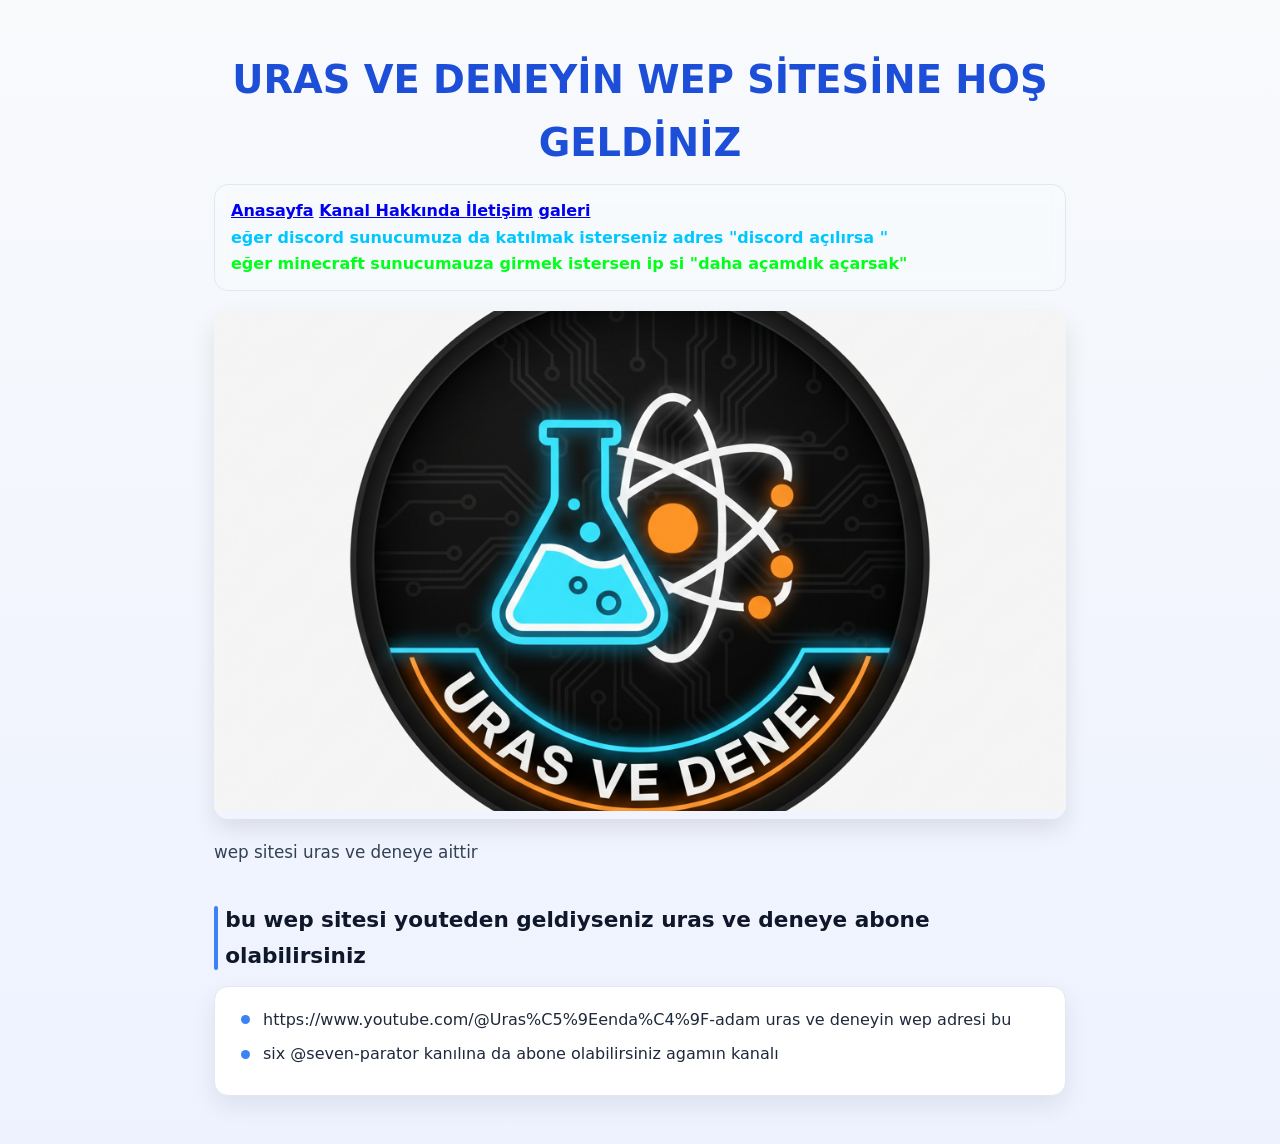
<file: index.html>
<!DOCTYPE html>
<html lang="tr">
<head> 


<meta charset="UTF-8">

<title>URAS VE DENEYİN WEP SİTESİ</title>

<link rel="stylesheet" href="style.css">




<body>
<h1>URAS VE DENEYİN WEP SİTESİNE HOŞ GELDİNİZ </h1>
<header class=" topbar">
<div class="brand">
<a href="index.html">Anasayfa</a>
<a href="index1.html">Kanal Hakkında </a>
<a href="index2.html">İletişim</a>
<a href="index3.html">galeri</a>

<h4 style="color: rgb(0, 200, 255);">  eğer discord sunucumuza da katılmak isterseniz adres "discord açılırsa "</h4>
<h4 style="color: rgb(0, 255, 26);">    eğer minecraft sunucumauza girmek istersen ip si "daha açamdık açarsak"</h4>


</header>
<div style="margin:20px 0; border-radius:14px; overflow:hidden; box-shadow:0 10px 25px rgba(0,0,0,0.1);">
<img src="kanal.png" alt="fotoyu sunucudan alamadık gardaş resim buyüzden yoook" style="width:100%; height: 500px; object-fit:cover;">
</div>
<p>wep sitesi uras ve deneye aittir</p>
<h2>bu wep sitesi youteden geldiyseniz uras ve deneye  abone olabilirsiniz</h2>
<ul> 
    <li>https://www.youtube.com/@Uras%C5%9Eenda%C4%9F-adam uras ve deneyin wep adresi bu </li>
    <li>six @seven-parator kanılına da abone olabilirsiniz agamın kanalı</li>
</ul>
</body>


</head>



</html>
</file>
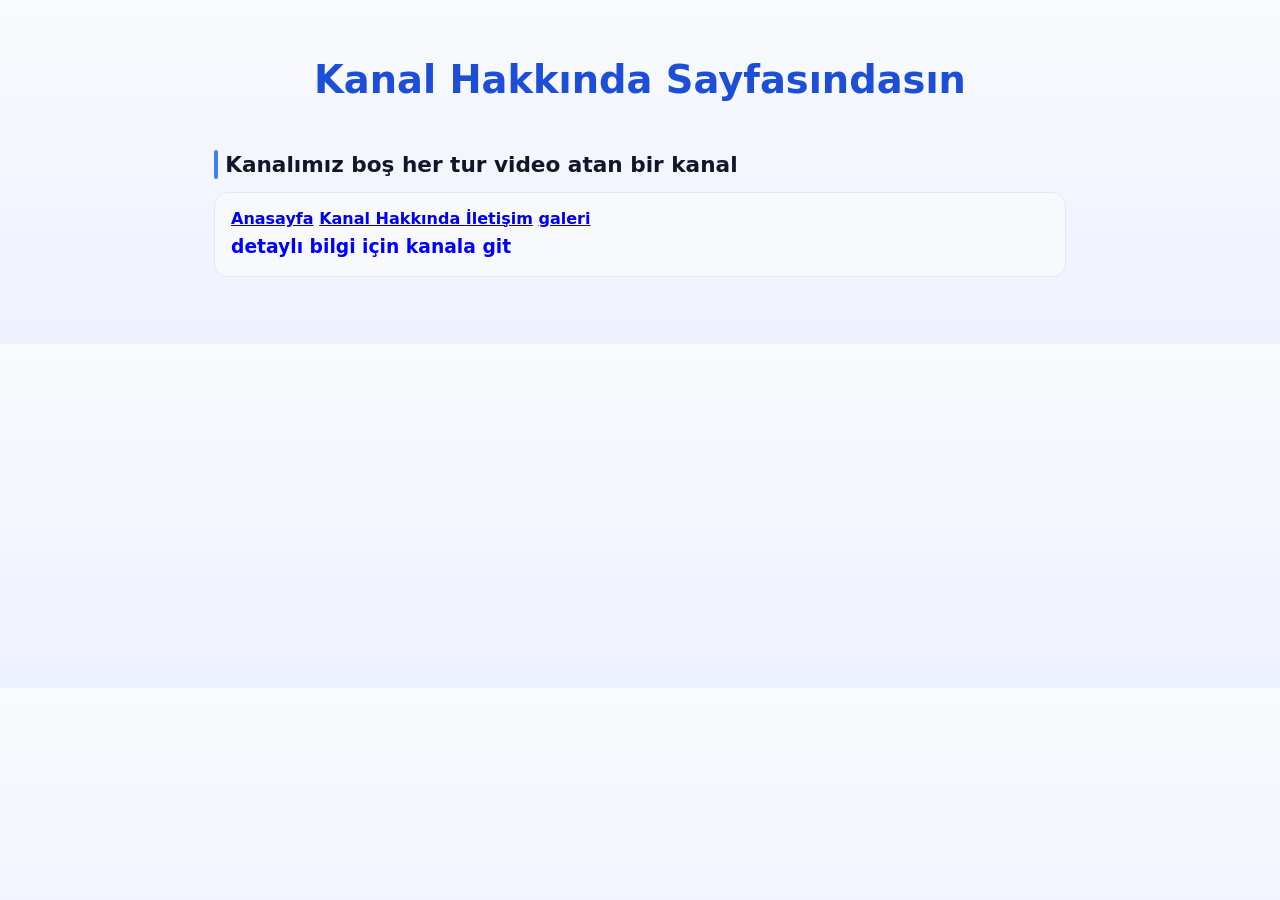
<file: index1.html>
<!DOCTYPE html>
<html lang="tr">
<head> 


<meta charset="UTF-8">


<body>
<h1>Kanal Hakkında Sayfasındasın</h1>
<h2>Kanalımız boş her tur video atan bir kanal</h2>

<header class=" topbar">
<div class="brand">
<a href="index.html">Anasayfa</a>
<a href="index1.html">Kanal Hakkında </a>
<a href="index2.html">İletişim</a>
<a href="index3.html">galeri</a>





<h3 style="color: blue;">detaylı bilgi için kanala git</h3>

<link rel="stylesheet" href="style.css">
</body>


</head>



</html>
</file>
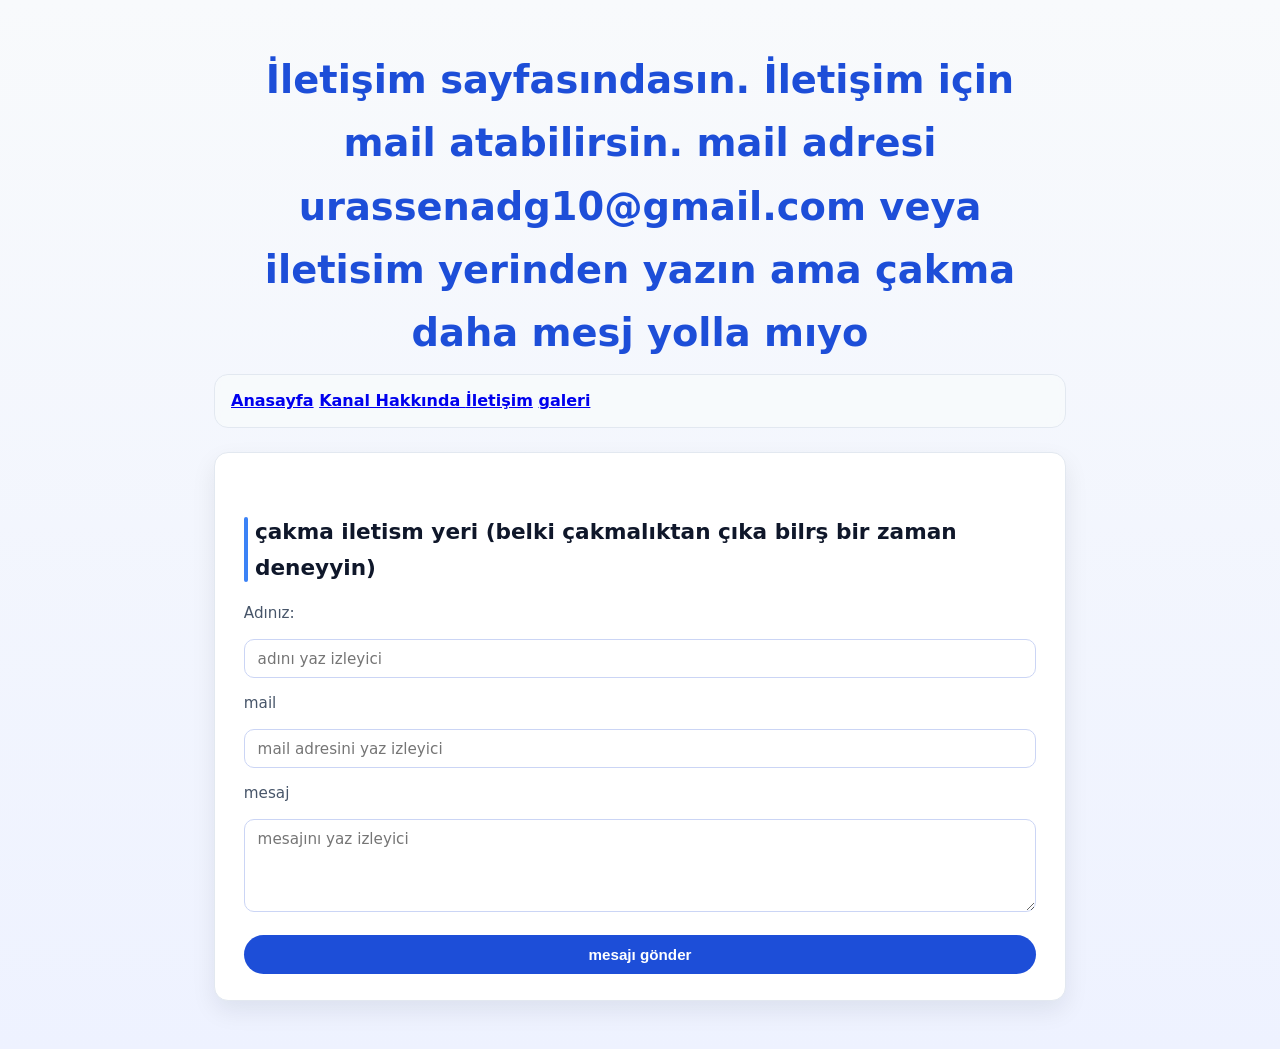
<file: index2.html>
<!DOCTYPE html>
<html lang="tr">
<head> 
<title></title>
<meta charset="UTF-8">
 <link rel="stylesheet" href="style.css">
</head>

<body>
<h1>İletişim sayfasındasın. İletişim için mail atabilirsin. mail adresi urassenadg10@gmail.com
    veya iletisim yerinden yazın ama çakma daha mesj yolla mıyo </h1>
<header class=" topbar">
<div class="brand">
<a href="index.html">Anasayfa</a>
<a href="index1.html">Kanal Hakkında </a>
<a href="index2.html">İletişim</a>
<a href="index3.html">galeri</a>

</header>

<div class="card">
<h2>çakma iletism yeri (belki çakmalıktan çıka bilrş bir zaman deneyyin)</h2>

<form class="contact-form">

<label for="name">Adınız:</label>
<input type="text" id="name" name="ad" placeholder="adını yaz izleyici"required>
<label for="email">mail</label>
<input type="email" id="email" name="email" placeholder="mail adresini yaz izleyici"required>
<label for="message">mesaj</label>
<textarea id="message" name="message" rows="4" placeholder="mesajını yaz izleyici" required></textarea>
<button type="submit">mesajı gönder</button>
</form>  </div>

</body>

</html>
</file>
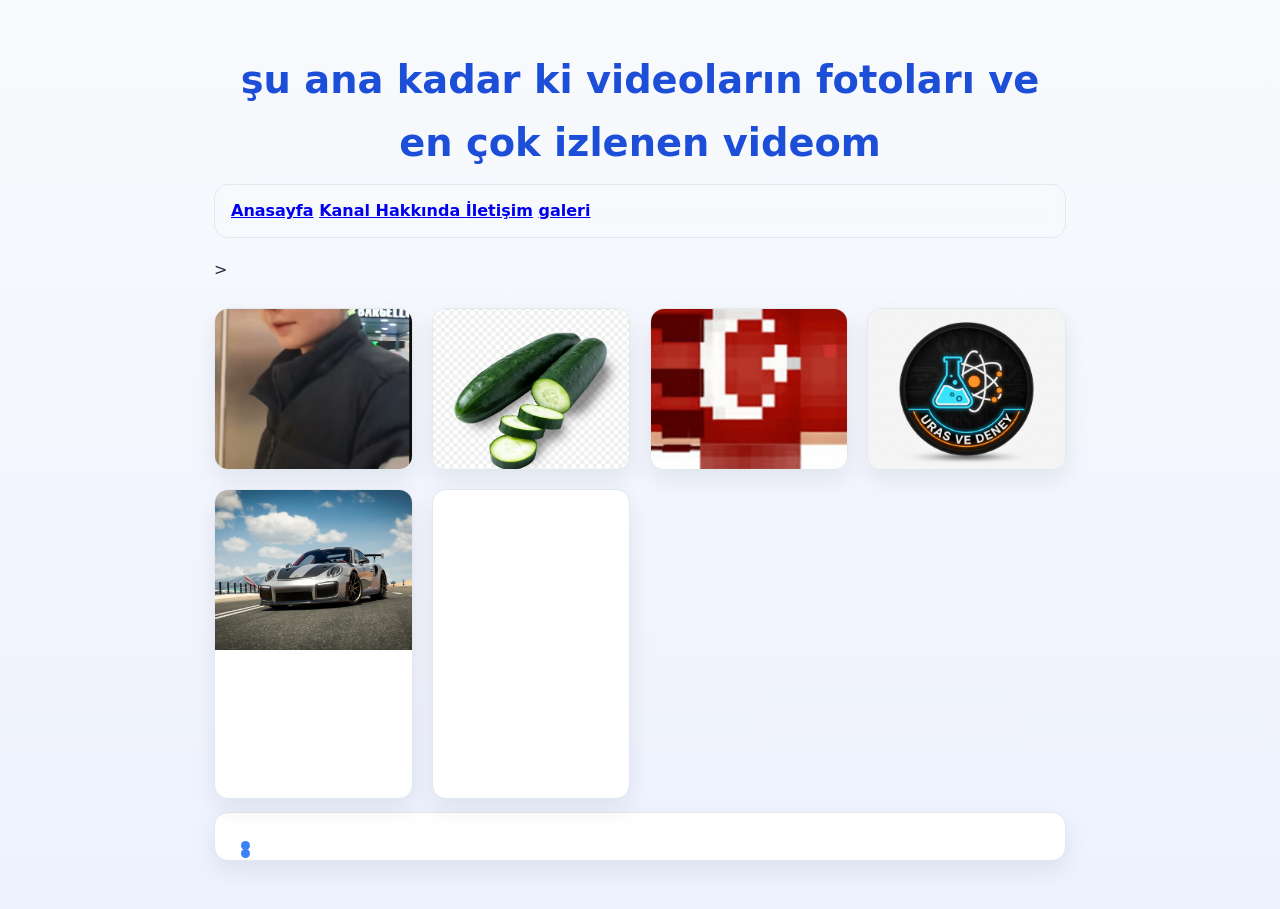
<file: index3.html>
<!DOCTYPE html>
<html lang="tr">
<head> 
    <h1>şu ana kadar ki videoların fotoları ve en çok izlenen videom</h1>
    
<link rel="stylesheet" href="style.css">


<meta charset="UTF-8">


<body>

<header class="topbar">
<div class="brand">
<a href="index.html">Anasayfa</a>
<a href="index1.html">Kanal Hakkında </a>
<a href="index2.html">İletişim</a>
<a href="index3.html">galeri</a>

</div> 
</header>>

<div class="gallery-grid">
<figure class="gallery-item">
    <img src="en_son_videom.png" alt="fotoyu sunucudan alamadık gardaş resim buyüzden yoook"> 
</figure>
<figure class="gallery-item">
    <img src="hıyar.png" alt="fotoyu sunucudan alamadık gardaş resim buyüzden yoook"> 
</figure>
<figure class="gallery-item">
    <img src="yeni_foto.png" alt="fotoyu sunucudan alamadık gardaş resim buyüzden yoook"> 
</figure>
<figure class="gallery-item">
    <img src="kanal.png" alt="fotoyu sunucudan alamadık gardaş resim buyüzden yoook"> 
</figure>
<figure class="gallery-item">
    <img src="adam.jpg"
     alt="fotoyu sunucudan alamadık gardaş resim buyüzden yoook"> 
</figure>

<figure class="gallery-item">
    <iframe width="100%" height="300" src="https://www.youtube.com/embed/2iXXJtXXrNI"
        frameborder="0" allowfullscreen>
        
    </iframe>

</figure>
</div>






<ul> 
    <li> </li>
    <li> </li>
</ul>




</body>


</head>



</html>
</file>
<file: style.css>
/* GENEL AYARLAR */
* {
    box-sizing: border-box;
    margin: 0;
    padding: 0;
}

body {
    font-family: system-ui, -apple-system, BlinkMacSystemFont, "Segoe UI", sans-serif;
    background: linear-gradient(180deg, #f8fafc, #eef2ff);
    color: #1e293b;

    max-width: 900px;
    margin: 0 auto;
    padding: 3rem 1.5rem;
    line-height: 1.65;
}

/* ANA BAŞLIK */
h1 {
    text-align: center;
    font-size: clamp(2rem, 3vw, 2.5rem);
    margin-bottom: 0.6rem;
    color: #1d4ed8;
}

/* BAŞLIK ALT AÇIKLAMA */
h1 + p {
    text-align: center;
    color: #475569;
    font-size: 1.05rem;
    margin-bottom: 2.2rem;
}

/* BÖLÜM BAŞLIKLARI */
h2 {
    font-size: 1.35rem;
    margin-top: 2.2rem;
    margin-bottom: 0.6rem;
    color: #0f172a;
    position: relative;
    padding-left: 0.7rem;
}

/* H2 SOL ŞERİT */
h2::before {
    content: "";
    position: absolute;
    left: 0;
    top: 0.2rem;
    bottom: 0.2rem;
    width: 4px;
    border-radius: 8px;
    background: #3b82f6;
}

/* METİN */
p {
    font-size: 1.05rem;
    color: #334155;
    margin-bottom: 0.6rem;
}

/* LİSTE KUTUSU */
ul {
    list-style: none;
    margin-top: 0.8rem;
    padding: 1.2rem 1.6rem;

    background: #ffffff;
    border-radius: 14px;
    border: 1px solid #e2e8f0;

    box-shadow:
        0 10px 25px rgba(15, 23, 42, 0.08);
}

/* LİSTE ELEMANI */
li {
    position: relative;
    padding-left: 1.4rem;
    margin-bottom: 0.5rem;
    font-size: 1rem;
    color: #1e293b;
}

/* ÖZEL LİSTE NOKTASI */
li::before {
    content: "";
    position: absolute;
    left: 0;
    top: 0.55rem;
    width: 9px;
    height: 9px;
    border-radius: 50%;
    background: #3b82f6;
}

.topbar{
    position: sticky;
    top: 0;
    background: rgba(248,250,252,0.9);
    backdrop-filter: blur(8px);
    border: 1px solid #e2e8f0;
    border-radius: 14px;
    padding: 0.8rem 1rem;
    display: flex;
    gap: 1rem;
    justify-content: space-between;
    align-items: center;
    margin-bottom: 1.2rem;
  }

  .brand{
    font-weight: 700;
    color: #1d4ed8;
  }

  .menu a{
    text-decoration: none;
    color: #334155;
    margin-left: 0.9rem;
    font-size: 0.95rem;
  }
  .menu a:hover{
    color: #1d4ed8;
    text-decoration: underline;
  }
/* MOBİL UYUMLULUK */
@media (max-width: 600px) {
    body {
        padding: 2.5rem 1.2rem;
    }

    ul {
        padding: 1rem 1.2rem;
    }
}

/* KART GENEL STİLİ (İLETİŞİM vb.) */
.card {
    background: #ffffff;
    border-radius: 14px;
    border: 1px solid #e2e8f0;
    box-shadow: 0 10px 25px rgba(15, 23, 42, 0.08);
    padding: 1.6rem 1.8rem;
    margin-top: 1.5rem;
}

/* İLETİŞİM FORMU */
.contact-form {
    display: flex;
    flex-direction: column;
    gap: 0.8rem;
    margin-top: 1rem;
}

.contact-form label {
    font-size: 0.95rem;
    color: #475569;
}

.contact-form input,
.contact-form textarea {
    padding: 0.6rem 0.8rem;
    border-radius: 10px;
    border: 1px solid #cbd5f5;
    font-size: 0.95rem;
    font-family: inherit;
}

.contact-form input:focus,
.contact-form textarea:focus {
    outline: none;
    border-color: #3b82f6;
    box-shadow: 0 0 0 1px rgba(59, 130, 246, 0.3);
}

.contact-form button {
    margin-top: 0.6rem;
    padding: 0.7rem 1rem;
    border-radius: 999px;
    border: none;
    font-size: 0.95rem;
    font-weight: 600;
    background: #1d4ed8;
    color: white;
    cursor: pointer;
}

.contact-form button:hover {
    background: #1e40af;
}

/* GALERİ */
.gallery-grid {
    margin-top: 1.5rem;
    display: grid;
    grid-template-columns: repeat(auto-fit, minmax(180px, 1fr));
    gap: 1.2rem;
}

.gallery-item {
    background: #ffffff;
    border-radius: 14px;
    border: 1px solid #e2e8f0;
    box-shadow: 0 10px 25px rgba(15, 23, 42, 0.08);
    overflow: hidden;
}

.gallery-item img {
    width: 100%;
    height: 160px;
    object-fit: cover;
    display: block;
}

.gallery-item figcaption {
    padding: 0.7rem 0.9rem;
    font-size: 0.9rem;
    color: #334155;
}
</file>
